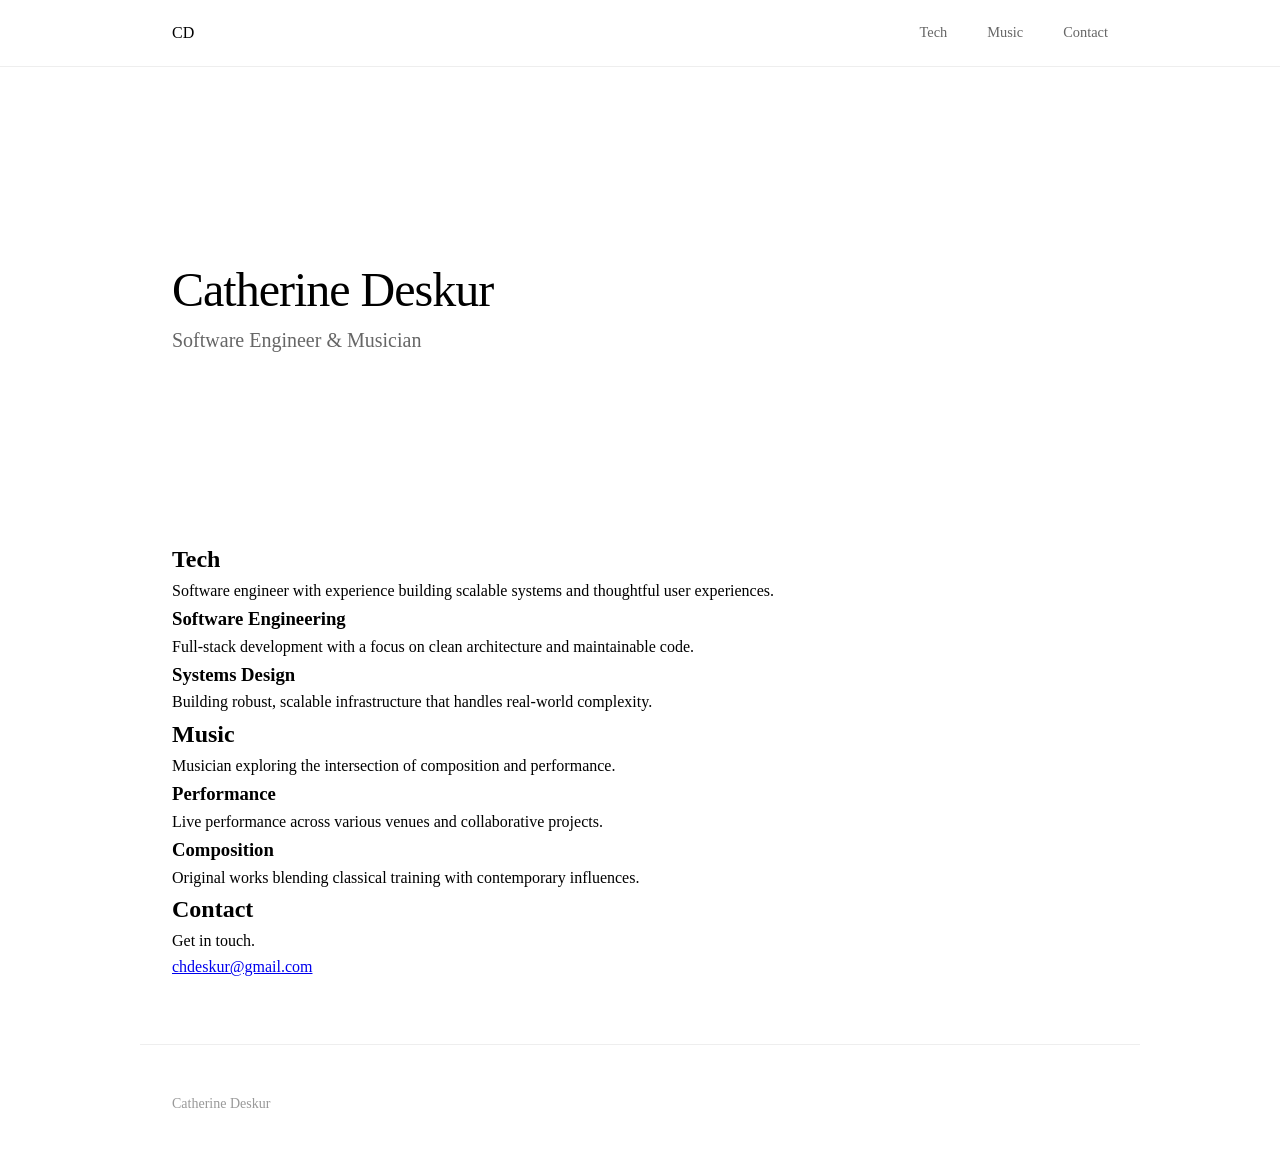
<file: index.html>
<!DOCTYPE html>
<html lang="en">
<head>
  <meta charset="utf-8">
  <meta name="viewport" content="width=device-width, initial-scale=1">
  <title>Catherine Deskur</title>
  <link href="css/style.css" rel="stylesheet">
  <link href="https://fonts.googleapis.com/css2?family=Inter:wght@300;400;500;600&display=swap" rel="stylesheet">
</head>
<body>
  <nav>
    <div class="nav-content">
      <a href="#top" class="logo">CD</a>
      <div class="nav-links">
        <a href="#tech">Tech</a>
        <a href="#music">Music</a>
        <a href="#contact">Contact</a>
      </div>
    </div>
  </nav>

  <main>
    <section id="top" class="hero">
      <h1>Catherine Deskur</h1>
      <p class="tagline">Software Engineer & Musician</p>
    </section>

    <section id="tech" class="section">
      <h2>Tech</h2>
      <div class="content">
        <p>Software engineer with experience building scalable systems and thoughtful user experiences.</p>
        <div class="items">
          <div class="item">
            <h3>Software Engineering</h3>
            <p>Full-stack development with a focus on clean architecture and maintainable code.</p>
          </div>
          <div class="item">
            <h3>Systems Design</h3>
            <p>Building robust, scalable infrastructure that handles real-world complexity.</p>
          </div>
        </div>
      </div>
    </section>

    <section id="music" class="section">
      <h2>Music</h2>
      <div class="content">
        <p>Musician exploring the intersection of composition and performance.</p>
        <div class="items">
          <div class="item">
            <h3>Performance</h3>
            <p>Live performance across various venues and collaborative projects.</p>
          </div>
          <div class="item">
            <h3>Composition</h3>
            <p>Original works blending classical training with contemporary influences.</p>
          </div>
        </div>
      </div>
    </section>

    <section id="contact" class="section">
      <h2>Contact</h2>
      <div class="content">
        <p>Get in touch.</p>
        <div class="contact-links">
          <a href="mailto:chdeskur@gmail.com">chdeskur@gmail.com</a>
        </div>
      </div>
    </section>
  </main>

  <footer>
    <p>Catherine Deskur</p>
  </footer>
</body>
</html>
</file>
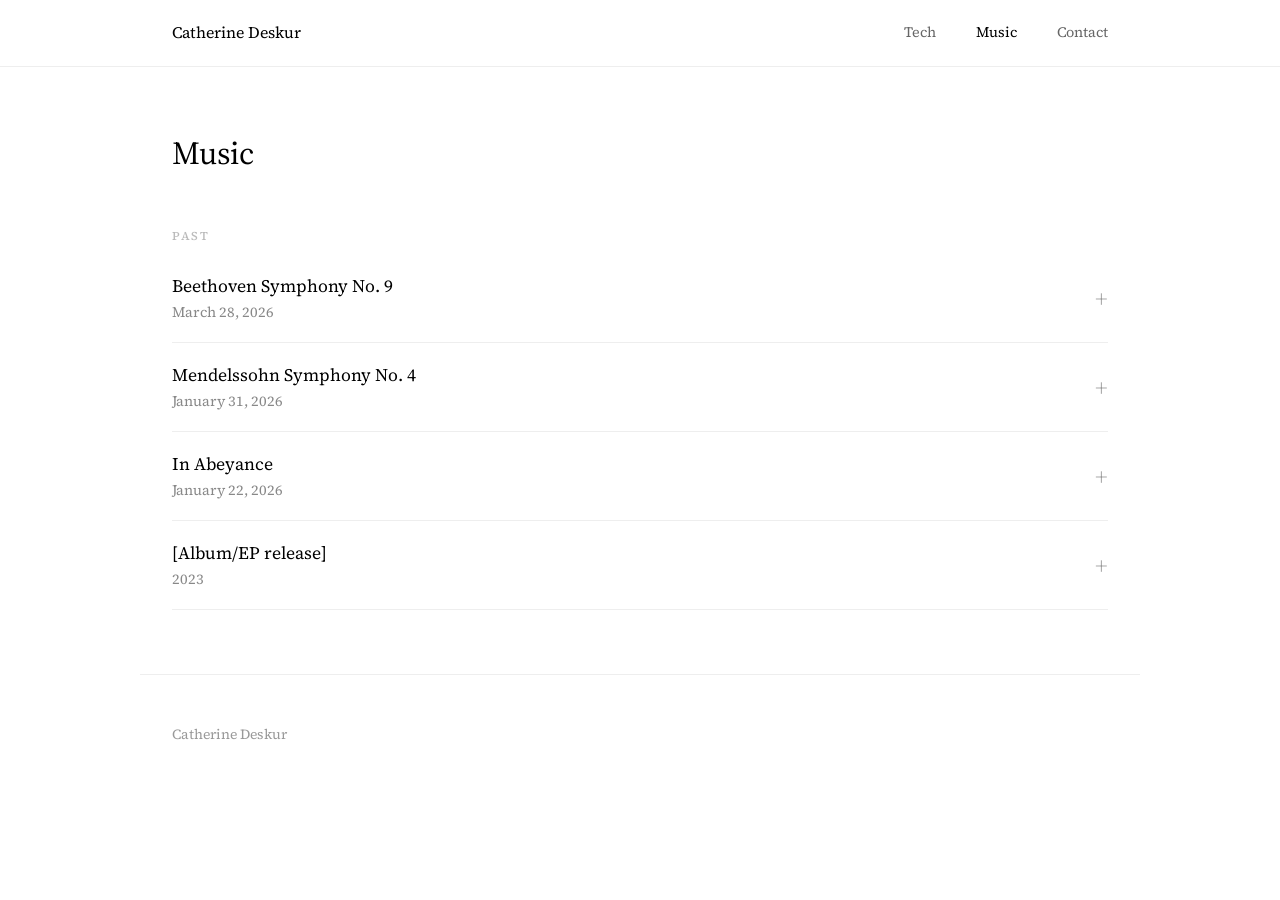
<file: music/index.html>
<!DOCTYPE html>
<html lang="en">
<head>
  <meta charset="utf-8">
  <meta name="viewport" content="width=device-width, initial-scale=1">
  <title>Music - Catherine Deskur</title>
  <link href="../css/style.css" rel="stylesheet">
  <link href="https://fonts.googleapis.com/css2?family=Source+Serif+4:opsz,wght@8..60,300;8..60,400;8..60,500;8..60,600&display=swap" rel="stylesheet">
</head>
<body>
  <nav>
    <div class="nav-content">
      <a href="/" class="logo">Catherine Deskur</a>
      <div class="nav-links">
        <a href="/tech">Tech</a>
        <a href="/music" class="active">Music</a>
        <a href="mailto:chdeskur@gmail.com">Contact</a>
      </div>
    </div>
  </nav>

  <main>
    <section class="page-header">
      <h1>Music</h1>
    </section>

    <div class="work-list" data-section="music"></div>
  </main>

  <footer>
    <p>Catherine Deskur</p>
  </footer>

  <script src="../js/content.js"></script>
  <script src="../js/app.js"></script>
</body>
</html>
</file>
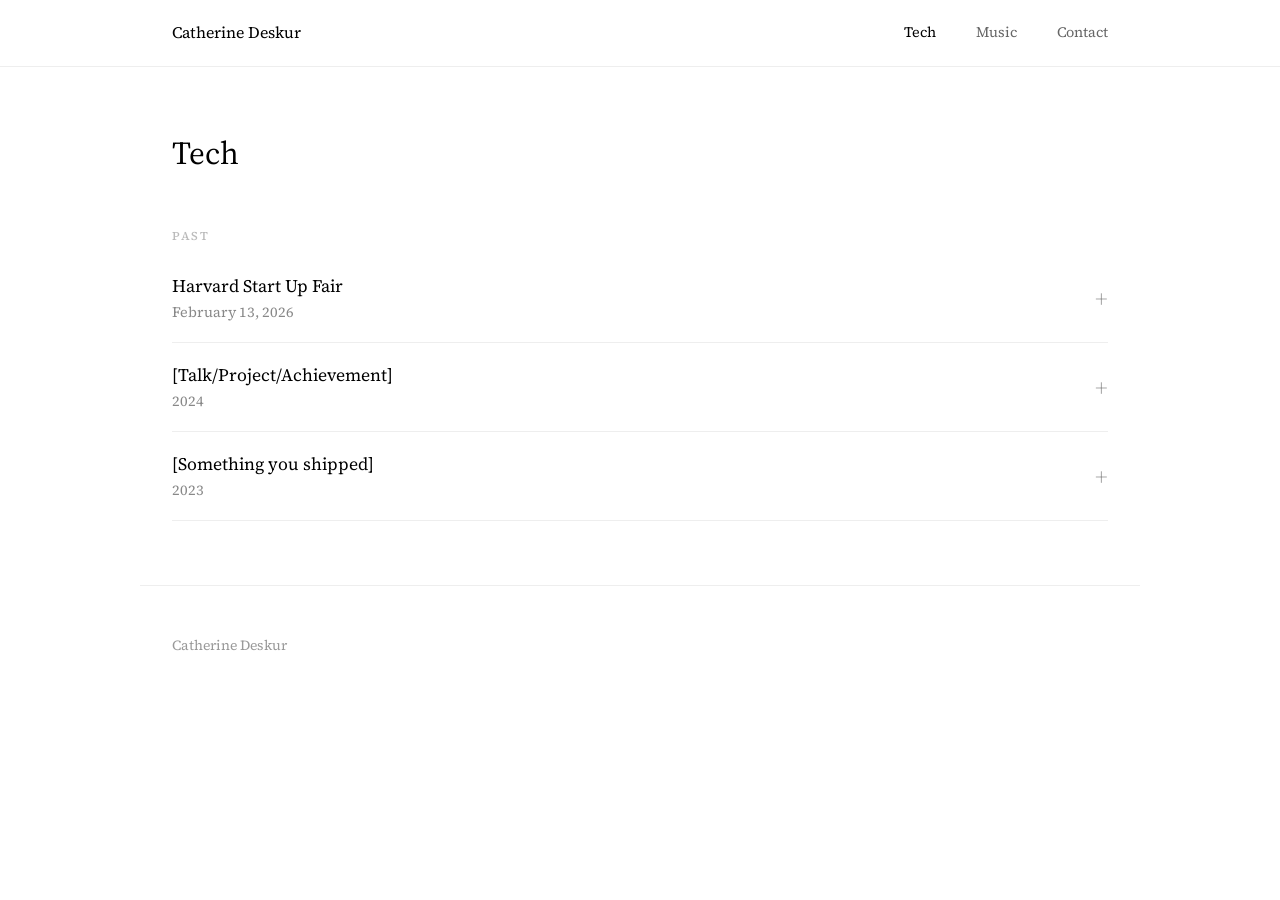
<file: tech/index.html>
<!DOCTYPE html>
<html lang="en">
<head>
  <meta charset="utf-8">
  <meta name="viewport" content="width=device-width, initial-scale=1">
  <title>Tech - Catherine Deskur</title>
  <link href="../css/style.css" rel="stylesheet">
  <link href="https://fonts.googleapis.com/css2?family=Source+Serif+4:opsz,wght@8..60,300;8..60,400;8..60,500;8..60,600&display=swap" rel="stylesheet">
</head>
<body>
  <nav>
    <div class="nav-content">
      <a href="/" class="logo">Catherine Deskur</a>
      <div class="nav-links">
        <a href="/tech" class="active">Tech</a>
        <a href="/music">Music</a>
        <a href="mailto:chdeskur@gmail.com">Contact</a>
      </div>
    </div>
  </nav>

  <main>
    <section class="page-header">
      <h1>Tech</h1>
    </section>

    <div class="work-list" data-section="tech"></div>
  </main>

  <footer>
    <p>Catherine Deskur</p>
  </footer>

  <script src="../js/content.js"></script>
  <script src="../js/app.js"></script>
</body>
</html>
</file>
<file: css/style.css>
* {
  margin: 0;
  padding: 0;
  box-sizing: border-box;
}

html {
  scroll-behavior: smooth;
}

body {
  font-family: 'Source Serif 4', Georgia, 'Times New Roman', serif;
  background: #fff;
  color: #000;
  line-height: 1.6;
}

/* Navigation */
nav {
  position: fixed;
  top: 0;
  left: 0;
  right: 0;
  background: #fff;
  border-bottom: 1px solid #eee;
  z-index: 100;
}

.nav-content {
  max-width: 1000px;
  margin: 0 auto;
  padding: 1.25rem 2rem;
  display: flex;
  justify-content: space-between;
  align-items: center;
}

.logo {
  font-size: 1rem;
  font-weight: 400;
  color: #000;
  text-decoration: none;
}

.nav-links {
  display: flex;
  gap: 2.5rem;
}

.nav-links a {
  color: #666;
  text-decoration: none;
  font-size: 0.9rem;
  font-weight: 400;
  transition: color 0.2s;
}

.nav-links a:hover,
.nav-links a.active {
  color: #000;
}

/* Main content */
main {
  max-width: 1000px;
  margin: 0 auto;
  padding: 0 2rem;
}

/* Hero section (homepage) */
.hero {
  min-height: 60vh;
  display: flex;
  flex-direction: column;
  justify-content: center;
  padding-top: 80px;
}

.hero h1 {
  font-size: 3rem;
  font-weight: 400;
  letter-spacing: -1px;
  margin-bottom: 0.5rem;
  line-height: 1.1;
}

.tagline {
  font-size: 1.25rem;
  color: #666;
  font-weight: 300;
}

/* Home links */
.home-links {
  display: flex;
  flex-direction: column;
  border-top: 1px solid #eee;
}

.home-link {
  display: flex;
  justify-content: space-between;
  align-items: center;
  padding: 1.5rem 0;
  border-bottom: 1px solid #eee;
  text-decoration: none;
  color: #000;
  transition: opacity 0.2s;
}

.home-link:hover {
  opacity: 0.6;
}

.home-link-title {
  font-size: 1.25rem;
}

.home-link-arrow {
  font-size: 1.25rem;
  color: #999;
}

/* Page header (subpages) */
.page-header {
  padding: 8rem 0 3rem;
}

.page-header h1 {
  font-size: 2rem;
  font-weight: 400;
}

/* Work list */
.work-item {
  border-bottom: 1px solid #eee;
}

.work-item:first-child {
  border-top: 1px solid #eee;
}

.work-header {
  width: 100%;
  padding: 1.25rem 0;
  display: flex;
  justify-content: space-between;
  align-items: center;
  background: none;
  border: none;
  cursor: pointer;
  text-align: left;
  font-family: inherit;
}

.work-header:hover .work-title {
  color: #666;
}

.work-info {
  display: flex;
  flex-direction: column;
  gap: 0.25rem;
}

.work-title {
  font-size: 1.1rem;
  font-weight: 400;
  color: #000;
  transition: color 0.2s;
}

.work-date {
  color: #888;
  font-size: 0.9rem;
}

.work-group {
  margin-bottom: 2.5rem;
}

.work-group:last-child {
  margin-bottom: 0;
}

.work-group-label {
  font-size: 0.75rem;
  font-weight: 500;
  text-transform: uppercase;
  letter-spacing: 1.5px;
  color: #bbb;
  margin: 0 0 0.5rem 0;
}

.work-toggle {
  font-size: 1.5rem;
  font-weight: 300;
  color: #999;
  transition: transform 0.3s;
}

.work-details {
  display: grid;
  grid-template-rows: 0fr;
  transition: grid-template-rows 0.3s ease;
}

.work-details > p {
  overflow: hidden;
  margin: 0;
  padding: 0 0 0 0;
  color: #444;
  font-size: 1rem;
  line-height: 1.7;
}

.work-item.open .work-details {
  grid-template-rows: 1fr;
}

.work-item.open .work-details > p {
  padding: 0 0 1.5rem 0;
}

/* Footer */
footer {
  max-width: 1000px;
  margin: 0 auto;
  padding: 3rem 2rem;
  border-top: 1px solid #eee;
  margin-top: 4rem;
}

footer p {
  color: #999;
  font-size: 0.875rem;
}

/* Responsive */
@media (max-width: 768px) {
  .hero h1 {
    font-size: 2.5rem;
  }

  .tagline {
    font-size: 1.1rem;
  }

  .nav-links {
    gap: 1.5rem;
  }

  .page-header {
    padding: 7rem 0 2rem;
  }
}

@media (max-width: 480px) {
  .nav-content {
    padding: 1rem 1.5rem;
  }

  main {
    padding: 0 1.5rem;
  }

  .hero h1 {
    font-size: 2rem;
  }

  .page-header h1 {
    font-size: 1.75rem;
  }

  footer {
    padding: 2rem 1.5rem;
  }
}
</file>
